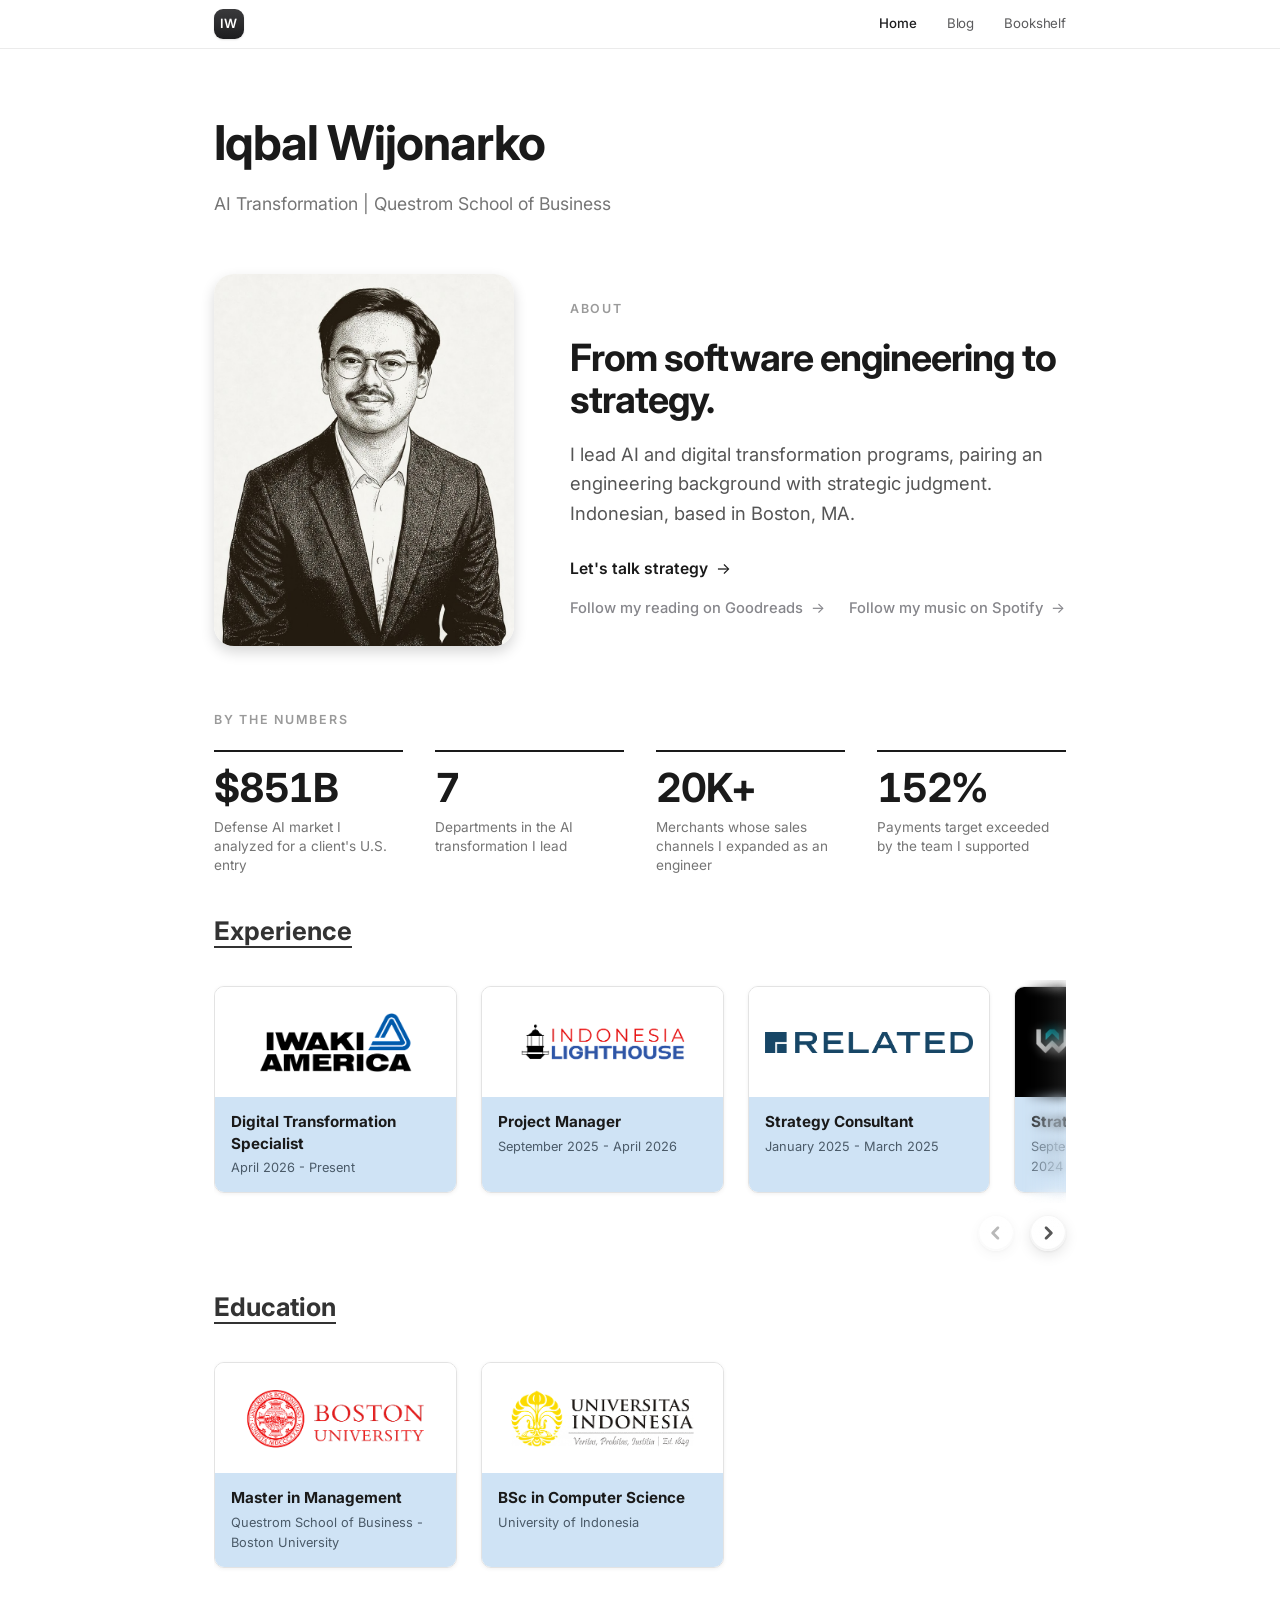
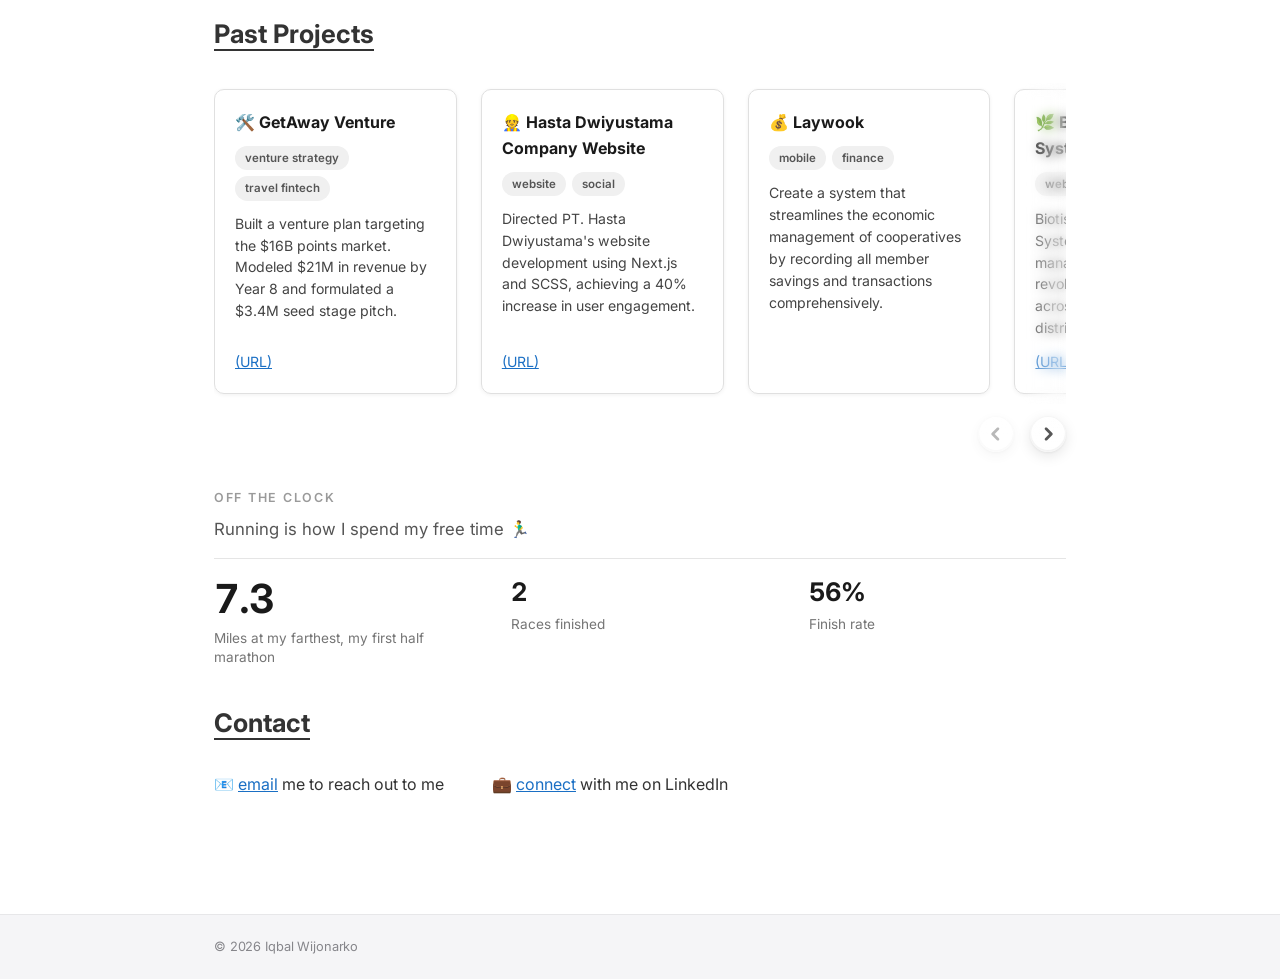
<file: index.html>
<!DOCTYPE html>
<html lang="en">
<head>
  <meta charset="UTF-8">
  <meta name="viewport" content="width=device-width, initial-scale=1.0">
  <title>Iqbal Wijonarko | From Technology to Strategy</title>
  <meta name="description" content="Iqbal Wijonarko — Digital Transformation Specialist at Iwaki America and Questrom (Boston University) MiM. Strategic problem solver bridging software engineering and business strategy, based in Boston, MA.">
  <meta name="author" content="Iqbal Wijonarko">
  <!-- Without max-image-preview, Google caps the preview at a small thumbnail.
       "large" permits a full-size image preview (and is required for Discover). -->
  <meta name="robots" content="index, follow, max-image-preview:large">
  <link rel="canonical" href="https://iqbalwijonarko.com/">

  <meta property="og:type" content="profile">
  <meta property="og:url" content="https://iqbalwijonarko.com/">
  <meta property="og:title" content="Iqbal Wijonarko | From Technology to Strategy">
  <meta property="og:description" content="Digital Transformation Specialist at Iwaki America, Questrom (Boston University) MiM. Strategic problem solver bridging software engineering and business strategy, based in Boston, MA.">
  <!-- Preview/thumbnail image. Google picks Search & Discover thumbnails from
       BOTH og:image and the schema.org markup below, so keep the two in sync.
       og-iqbal.jpg is 1200x1200 (Google recommends >=1200px wide). -->
  <meta property="og:image" content="https://iqbalwijonarko.com/assets/og-iqbal.jpg">
  <meta property="og:image:width" content="1200">
  <meta property="og:image:height" content="1200">
  <meta property="og:image:alt" content="Portrait illustration of Iqbal Wijonarko">
  <meta name="twitter:card" content="summary">
  <meta name="twitter:title" content="Iqbal Wijonarko | From Technology to Strategy">
  <meta name="twitter:image" content="https://iqbalwijonarko.com/assets/og-iqbal.jpg">
  <meta name="twitter:image:alt" content="Portrait illustration of Iqbal Wijonarko">

  <link rel="icon" type="image/svg+xml" href="favicon.svg">

  <!-- Structured data (Google ProfilePage spec): tells Google this page IS the
       profile of this person, and these external profiles are the same person.
       Edit the URLs in the "sameAs" list if any change. -->
  <script type="application/ld+json">
  {
    "@context": "https://schema.org",
    "@graph": [
      {
        "@type": "WebSite",
        "@id": "https://iqbalwijonarko.com/#website",
        "url": "https://iqbalwijonarko.com/",
        "name": "Iqbal Wijonarko",
        "publisher": { "@id": "https://iqbalwijonarko.com/#person" }
      },
      {
        "@type": "ProfilePage",
        "@id": "https://iqbalwijonarko.com/#profilepage",
        "url": "https://iqbalwijonarko.com/",
        "isPartOf": { "@id": "https://iqbalwijonarko.com/#website" },
        "dateCreated": "2026-07-21T00:00:00-04:00",
        "dateModified": "2026-09-04T00:00:00-04:00",
        "mainEntity": {
          "@type": "Person",
          "@id": "https://iqbalwijonarko.com/#person",
          "name": "Iqbal Wijonarko",
          "alternateName": ["Muhammad Iqbal Wijonarko", "iqbalwijonarko"],
          "url": "https://iqbalwijonarko.com/",
          "image": "https://iqbalwijonarko.com/assets/og-iqbal.jpg",
          "jobTitle": "Digital Transformation Specialist",
          "worksFor": { "@type": "Organization", "name": "Iwaki America" },
          "alumniOf": [
            { "@type": "CollegeOrUniversity", "name": "Questrom School of Business, Boston University" },
            { "@type": "CollegeOrUniversity", "name": "Universitas Indonesia" }
          ],
          "knowsAbout": ["Digital Transformation", "Business Strategy", "Software Engineering", "Product Management"],
          "nationality": { "@type": "Country", "name": "Indonesia" },
          "address": {
            "@type": "PostalAddress",
            "addressLocality": "Boston",
            "addressRegion": "MA",
            "addressCountry": "US"
          },
          "email": "mailto:iqbal@bu.edu",
          "description": "Digital Transformation Specialist at Iwaki America and Questrom (Boston University) MiM. Strategic problem solver bridging software engineering and business strategy.",
          "sameAs": [
            "https://www.linkedin.com/in/iqbalwijonarko/",
            "https://github.com/iqbalwijonarko",
            "https://www.instagram.com/iqbalwijonarko/",
            "https://medium.com/@iqbal.thea32"
          ]
        }
      }
    ]
  }
  </script>

  <link rel="preconnect" href="https://fonts.googleapis.com">
  <link rel="preconnect" href="https://fonts.gstatic.com" crossorigin>
  <link href="https://fonts.googleapis.com/css2?family=Inter:wght@400;600;700&display=swap" rel="stylesheet">

  <link rel="stylesheet" href="style.css">
</head>
<body>
  <header class="site-nav">
    <div class="nav-inner">
      <a class="nav-brand" href="index.html" aria-label="Iqbal Wijonarko — home">IW</a>
      <nav class="nav-links" aria-label="Primary">
        <a href="index.html" class="active" aria-current="page">Home</a>
        <a href="blog.html">Blog</a>
        <a href="bookshelf.html">Bookshelf</a>
      </nav>
    </div>
  </header>

  <div class="container">

    <header id="site-header">
      <h1 id="site-title"></h1>
      <p id="site-tagline"></p>
    </header>

    <main>
      <section id="about" aria-label="About">
        <div class="about-grid">
          <div class="about-photo"></div>
          <div class="about-intro"></div>
        </div>
        <p class="metrics-eyebrow" id="metrics-eyebrow" hidden></p>
        <div class="about-metrics" id="about-metrics"></div>
      </section>

      <section id="experience" aria-label="Experience">
        <h2 class="section-heading">Experience</h2>
        <div class="card-grid" id="experience-grid"></div>
      </section>

      <section id="education" aria-label="Education">
        <h2 class="section-heading">Education</h2>
        <div class="card-grid" id="education-grid"></div>
      </section>

      <section id="projects" aria-label="Past Projects">
        <h2 class="section-heading">Past Projects</h2>
        <div class="card-grid" id="projects-grid"></div>
      </section>

      <!-- "Off the clock" — a personal closer after the professional sections:
           the running hobby as a featured achievement (hero + two supporting
           stats). Values are static here (no-JS/SEO); script.js re-renders them
           from content.json and the shared count-up animates them. -->
      <section id="running" aria-label="Off the clock">
        <p class="metrics-eyebrow" id="run-eyebrow">Off the clock</p>
        <p class="run-sub" id="run-sub">Running is how I spend my free time 🏃‍♂️</p>
        <div class="run" id="run">
          <div class="run-hero">
            <div class="metric-value run-hero-value">13.1</div>
            <div class="metric-label">Miles at my farthest, my first half marathon</div>
          </div>
          <div class="run-stat">
            <div class="metric-value run-stat-value">4</div>
            <div class="metric-label">Races finished</div>
          </div>
          <div class="run-stat">
            <div class="metric-value run-stat-value">100%</div>
            <div class="metric-label">Finish rate</div>
          </div>
        </div>
      </section>

      <section id="contact" aria-label="Contact">
        <h2 class="section-heading">Contact</h2>
        <div id="contact-items"></div>
      </section>
    </main>

  </div>

  <footer class="site-footer">
    <div class="footer-inner">
      <span class="footer-copy">© 2026 Iqbal Wijonarko</span>
      <span class="footer-right" aria-hidden="true"></span>
    </div>
  </footer>

  <script src="script.js"></script>
</body>
</html>
</file>
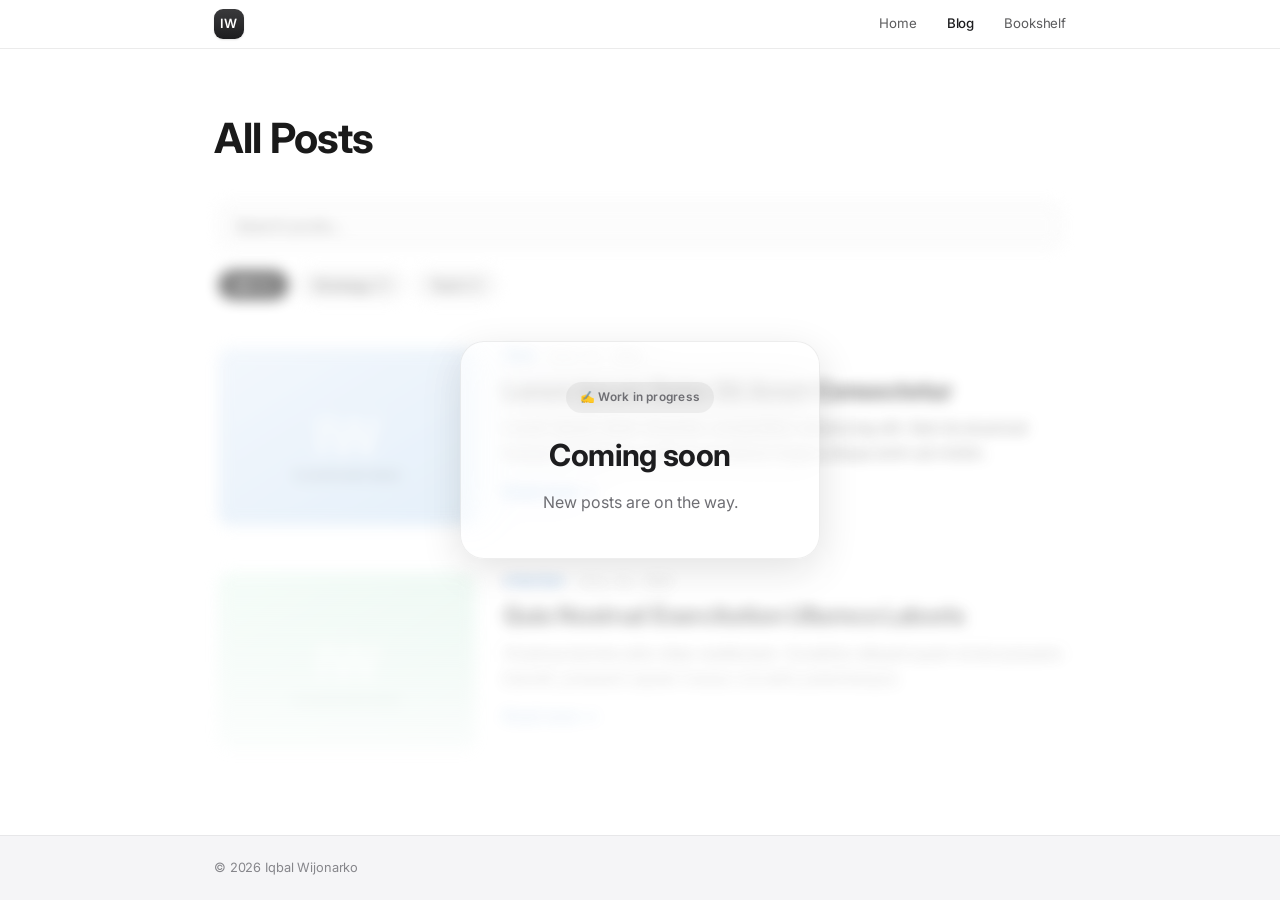
<file: blog.html>
<!DOCTYPE html>
<html lang="en">
<head>
  <meta charset="UTF-8">
  <meta name="viewport" content="width=device-width, initial-scale=1.0">
  <title>Blog | Iqbal Wijonarko</title>
  <meta name="description" content="Writing by Iqbal Wijonarko on technology, strategy, and the transition between them.">
  <meta name="author" content="Iqbal Wijonarko">
  <meta name="robots" content="index, follow, max-image-preview:large">
  <link rel="canonical" href="https://iqbalwijonarko.com/blog.html">

  <meta property="og:type" content="website">
  <meta property="og:url" content="https://iqbalwijonarko.com/blog.html">
  <meta property="og:title" content="Blog | Iqbal Wijonarko">
  <meta property="og:description" content="Writing by Iqbal Wijonarko on technology, strategy, and the transition between them.">
  <meta property="og:image" content="https://iqbalwijonarko.com/assets/og-iqbal.jpg">
  <meta property="og:image:width" content="1200">
  <meta property="og:image:height" content="1200">
  <meta property="og:image:alt" content="Portrait illustration of Iqbal Wijonarko">
  <meta name="twitter:card" content="summary">
  <meta name="twitter:image" content="https://iqbalwijonarko.com/assets/og-iqbal.jpg">

  <link rel="icon" type="image/svg+xml" href="favicon.svg">

  <link rel="preconnect" href="https://fonts.googleapis.com">
  <link rel="preconnect" href="https://fonts.gstatic.com" crossorigin>
  <link href="https://fonts.googleapis.com/css2?family=Inter:wght@400;600;700&display=swap" rel="stylesheet">

  <link rel="stylesheet" href="style.css">
</head>
<body>
  <header class="site-nav">
    <div class="nav-inner">
      <a class="nav-brand" href="index.html" aria-label="Iqbal Wijonarko — home">IW</a>
      <nav class="nav-links" aria-label="Primary">
        <a href="index.html">Home</a>
        <a href="blog.html" class="active" aria-current="page">Blog</a>
        <a href="bookshelf.html">Bookshelf</a>
      </nav>
    </div>
  </header>

  <div class="container">
    <h1 class="page-title">All Posts</h1>

    <!-- Work-in-progress gate: the posts below are placeholders, so they're
         blurred behind a "coming soon" card. To go live, remove the "is-wip"
         class from .posts-region (and delete the .wip-overlay block). -->
    <div class="posts-region is-wip">
      <div class="posts-inner">
        <input type="search" id="post-search" class="post-search" placeholder="Search posts…" aria-label="Search posts">

        <div class="post-filters" id="post-filters"></div>

        <div class="post-list" id="post-list"></div>
      </div>

      <div class="wip-overlay" role="status" aria-live="polite">
        <div class="wip-card">
          <span class="wip-badge">✍️ Work in progress</span>
          <h2 class="wip-title">Coming soon</h2>
          <p class="wip-text">New posts are on the way.</p>
        </div>
      </div>
    </div>
  </div>

  <footer class="site-footer">
    <div class="footer-inner">
      <span class="footer-copy">© 2026 Iqbal Wijonarko</span>
      <span class="footer-right" aria-hidden="true"></span>
    </div>
  </footer>

  <script src="blog.js"></script>
</body>
</html>
</file>
<file: style.css>
/* ===== Base ===== */
* {
  margin: 0;
  padding: 0;
  box-sizing: border-box;
}

body {
  font-family: "Inter", -apple-system, BlinkMacSystemFont, "Segoe UI", Helvetica, Arial, sans-serif;
  font-size: 16px;
  line-height: 1.6;
  color: #333;
  background: #fff;
  -webkit-font-smoothing: antialiased;
  /* Sticky footer: fill the viewport so the footer sits at the bottom even on
     short pages (no white gap below it). */
  min-height: 100vh;
  min-height: 100dvh;
  display: flex;
  flex-direction: column;
}

.container {
  max-width: 900px;
  margin: 0 auto;
  padding: 56px 24px 80px;
  /* grow to fill the viewport so the footer is pushed to the bottom */
  flex: 1 0 auto;
  width: 100%;
}

a {
  color: #1a6fc4;
}

a:hover {
  color: #12518f;
}

/* ===== Header ===== */
#site-header {
  margin-bottom: 56px;
}

#site-title {
  font-size: 3rem;
  font-weight: 700;
  letter-spacing: -0.02em;
  color: #1a1a1a;
}

#site-tagline {
  margin-top: 8px;
  font-size: 1.1rem;
  font-weight: 400;
  color: #757575;
}

/* ===== Sections ===== */
section {
  margin-bottom: 36px;
}

.section-heading {
  font-size: 1.6rem;
  font-weight: 700;
  color: #333;
  text-decoration: underline;
  text-decoration-thickness: 2px;
  text-underline-offset: 6px;
  margin-bottom: 28px;
}

/* ===== About =====
   McKinsey-meets-Apple: one idea, sharp hierarchy, generous whitespace.
   A quiet eyebrow, a single positioning headline, one supporting line —
   with the proof pulled out into an exhibit-style metrics row below. */
.about-grid {
  display: grid;
  grid-template-columns: 300px 1fr;
  gap: 56px;
  align-items: center;
}

.about-photo img {
  width: 100%;
  max-width: 300px;
  height: auto;
  display: block;
  border-radius: 20px; /* rounded corners (the new photo isn't pre-rounded) */
  /* Keep the photo sharp while it tilts. box-shadow — not filter:drop-shadow —
     because a filter forces the browser to rasterize the image into a texture,
     and `will-change`/`backface-visibility` pinned that texture at its base
     size, so tilting/scaling resampled a low-res snapshot (the blur on hover).
     The old PNG needed drop-shadow to trace its baked-in transparent corners;
     this photo is opaque with CSS rounded corners, so box-shadow traces the
     exact same rounded shape with no rasterization. */
  box-shadow: 0 6px 14px rgba(0, 0, 0, 0.16);
  transform: perspective(900px) rotateX(0deg) rotateY(0deg) scale(1);
  transition: transform 0.6s cubic-bezier(0.22, 1, 0.36, 1),
              box-shadow 0.6s cubic-bezier(0.22, 1, 0.36, 1);
  /* grab-to-rotate: don't let the browser text-select or ghost-drag the image */
  user-select: none;
  -webkit-user-drag: none;
}

.about-eyebrow {
  font-size: 0.78rem;
  font-weight: 600;
  letter-spacing: 0.14em;
  text-transform: uppercase;
  color: #9a9a9a;
  margin-bottom: 18px;
}

.about-headline {
  font-size: 2.35rem;
  font-weight: 700;
  line-height: 1.1;
  letter-spacing: -0.025em;
  color: #1a1a1a;
  margin-bottom: 20px;
}

.about-lead {
  font-size: 1.15rem;
  line-height: 1.6;
  color: #555;
  max-width: 46ch;
}

/* Primary + secondary calls to action, side by side (wrap on narrow widths). */
.about-ctas {
  display: flex;
  flex-direction: column;
  align-items: flex-start;
  gap: 16px;
  margin-top: 28px;
}

/* The quieter "follow me" links sit together in a row below the primary CTA. */
.about-follows {
  display: flex;
  flex-wrap: wrap;
  align-items: center;
  gap: 10px 24px;
}

.about-cta {
  display: inline-flex;
  align-items: center;
  gap: 8px;
  font-size: 0.98rem;
  font-weight: 600;
  color: #1a1a1a;
  text-decoration: none;
  transition: gap 0.25s cubic-bezier(0.22, 1, 0.36, 1), color 0.2s ease;
}

.about-cta:hover {
  color: #1a6fc4;
  gap: 12px;
}

/* Quieter secondary action (e.g. the Goodreads follow) — subordinate to the
   primary CTA, in the muted gray used elsewhere. */
.about-cta--secondary {
  font-weight: 500;
  font-size: 0.92rem;
  color: #86868b;
}

.about-cta-arrow {
  font-weight: 400;
}

/* Quiet label framing the metrics as results, not stray numbers. Matches the
   "ABOUT" eyebrow treatment and carries the top spacing for the row. */
.metrics-eyebrow {
  margin-top: 64px;
  margin-bottom: 20px;
  font-size: 0.78rem;
  font-weight: 600;
  letter-spacing: 0.14em;
  text-transform: uppercase;
  color: #9a9a9a;
}

/* Exhibit-style proof row: the metrics that were buried in prose, now
   front and center — big figures, quiet labels, a thin rule above each. */
.about-metrics {
  display: grid;
  grid-template-columns: repeat(4, 1fr);
  gap: 32px;
  margin-top: 0;
}

/* "On the run" — a featured achievement, not a second stats grid. One hero
   number (the half marathon) with two lighter supporting stats. Reuses the
   numeral/rule/caption language of .about-metrics so it aligns, but the
   asymmetry + lighter supporting rules mark it as its own, secondary group. */
/* Three even columns spanning the full width (like the work row) so the group
   isn't left-heavy with empty space on the right. Hero stays dominant via its
   larger numeral. */
.run {
  display: grid;
  grid-template-columns: repeat(3, 1fr);
  gap: 24px 40px;
  align-items: start;
}

/* Label + a short intro line that names the hobby (so the numbers read as
   running stats). The whole header block is bounded by a single hairline under
   the intro — a distinct line treatment vs the work row's per-item top rules,
   and the numbers below sit rule-free. Scoped so the work label is unaffected. */
#run-eyebrow {
  margin-top: 0; /* now its own section — rely on the section gap above it */
  margin-bottom: 8px;
}

.run-sub {
  margin: 0 0 20px;
  padding-bottom: 16px;
  border-bottom: 1px solid rgba(0, 0, 0, 0.1);
  font-size: 1.05rem;
  line-height: 1.55;
  color: #555;
  /* full-width so the ruler spans the whole row (over all three stats),
     while the short sentence simply stays left-aligned within it */
}

.run-hero .metric-label {
  max-width: 24ch;
}

/* Supporting stats (4, 100%): smaller numerals so they read as secondary to
   the hero and to the work row. */
.run-stat .run-stat-value {
  font-size: 1.6rem;
}

@media (max-width: 600px) {
  /* Hero spans the top; the two stats split the row below, so the right side
     stays filled on mobile too. */
  .run {
    grid-template-columns: 1fr 1fr;
    gap: 22px 28px;
  }
  .run-hero {
    grid-column: 1 / -1;
  }
}

.metric {
  border-top: 2px solid #1a1a1a;
  padding-top: 16px;
}

.metric-value {
  font-size: 2.5rem;
  font-weight: 700;
  line-height: 1;
  letter-spacing: -0.03em;
  color: #1a1a1a;
  font-variant-numeric: tabular-nums;
}

.metric-label {
  margin-top: 10px;
  font-size: 0.85rem;
  line-height: 1.4;
  color: #757575;
}

mark {
  color: inherit;
  padding: 0.05em 0.25em;
  border-radius: 3px;
  background-color: transparent;
  background-image: linear-gradient(#fff176, #fff176);
  background-repeat: no-repeat;
  background-position: left center;
  background-size: 0% 100%;
  transition: background-size 0.7s cubic-bezier(0.22, 1, 0.36, 1);
}

mark.is-visible {
  background-size: 100% 100%;
}

/* ===== Card grids (Experience / Education / Projects) ===== */
/* One horizontal snap carousel at every width, rather than a wrapping 3-up
   grid on desktop and a carousel on phones. Five cards stay on a single
   scrollable row instead of spilling into a ragged second row, and there is a
   single interaction model to reason about. The ≤600px block below only
   retunes spacing and card width for a phone. */
.card-grid {
  display: flex;
  gap: 24px;
  overflow-x: auto;
  overflow-y: hidden;
  overscroll-behavior-x: contain;
  /* proximity, not mandatory: mandatory snap on a 3.5-card partial-peek row
     fought trackpad/wheel momentum at every rest (the "grabby" feel). Mobile
     restates mandatory below, where one card fills the view. */
  scroll-snap-type: x proximity;
  scroll-padding-left: 28px; /* snapped/focused cards clear the 28px edge fade */
  scroll-behavior: auto;     /* the JS tween owns programmatic scroll */
  scrollbar-width: none;
  padding: 6px 0 10px;       /* room for card shadow + hover lift */
  /* The edge fade is NOT a mask here. Animating mask-image has no compositor
     path, so the old per-frame --edge writes repainted the whole scroller
     mid-scroll (the real source of the jank). It now lives on .card-viewport
     as an opacity-only overlay: compositor-safe, and crisp at rest. Because
     nothing mask/filter-like touches the scroller, composited off-main-thread
     scrolling is never defeated on low-end phones. */
}

.card-grid::-webkit-scrollbar {
  display: none;
}

/* Sized so three cards plus their gaps fall just short of the row, leaving the
   fourth partly visible. That peek is the cue that the row continues, and
   because it is a percentage of the container it can never push the page into
   horizontal scroll the way a viewport-width bleed does. */
.card-grid > * {
  flex: 0 0 28.5%;
  scroll-snap-align: start;
  /* scroll-snap-stop:always is deliberately NOT here: on the desktop proximity
     row it would halt a fling at every card. Paddle paging stays exactly one
     card via the measured-offset JS tween. Restated mobile-only below. */
}

/* The page-wide reveal slides elements down 18px. A transformed child counts
   toward its scroller's overflow, so inside a carousel that becomes vertical
   scroll range. Fade the cards in without the rise. */
.card-grid > .reveal {
  transform: none;
}

/* Edge fade: opacity-only overlays pinned to the scrollport edges (JS wraps
   each .card-grid in a .card-viewport). Opacity is compositor-only, so this
   never repaints the scroller. Crisp at rest (opacity 0); fades in per side
   only once there is content to scroll toward, toggled by a class in the
   already-rAF-throttled scroll handler. Gradients go to #fff (the body bg). */
.card-viewport { position: relative; }
.card-viewport::before,
.card-viewport::after {
  content: "";
  position: absolute;
  top: 0;
  bottom: 0;
  width: 44px;
  z-index: 2;
  pointer-events: none;  /* cards under the fade stay clickable */
  opacity: 0;
  transition: opacity 0.3s ease;
  /* A real frosted-glass edge: BLUR the peeking card instead of whitening it.
     A white scrim washes out a dark card (too bright); a backdrop blur frosts
     whatever passes under it, staying dark on dark and invisible on the white
     gaps. The mask tapers the blur -- strongest at the very edge, gone before
     it reaches a focused card -- so it reads as a soft glass melt, not a band.
     A whisper of white gives it a faint glassy sheen without brightening. */
  background: linear-gradient(to var(--fade-dir, left),
    rgba(255, 255, 255, 0.10), rgba(255, 255, 255, 0));
  -webkit-backdrop-filter: blur(6px);
  backdrop-filter: blur(6px);
}
.card-viewport::before {
  left: 0;
  --fade-dir: right;
  -webkit-mask-image: linear-gradient(to right, #000 0%, rgba(0, 0, 0, 0) 100%);
  mask-image: linear-gradient(to right, #000 0%, rgba(0, 0, 0, 0) 100%);
}
.card-viewport::after {
  right: 0;
  --fade-dir: left;
  -webkit-mask-image: linear-gradient(to left, #000 0%, rgba(0, 0, 0, 0) 100%);
  mask-image: linear-gradient(to left, #000 0%, rgba(0, 0, 0, 0) 100%);
}
.card-viewport.is-fade-start::before { opacity: 1; }
.card-viewport.is-fade-end::after    { opacity: 1; }

/* No-backdrop-filter engines: fall back to a very light scrim (subtle, so it
   never reads as a bright band). */
@supports not ((backdrop-filter: blur(1px)) or (-webkit-backdrop-filter: blur(1px))) {
  .card-viewport::before { background: linear-gradient(to right, rgba(255,255,255,0.6), rgba(255,255,255,0)); }
  .card-viewport::after  { background: linear-gradient(to left,  rgba(255,255,255,0.6), rgba(255,255,255,0)); }
}
/* Reduced transparency: drop the glass blur, use a faint scrim. */
@media (prefers-reduced-transparency: reduce) {
  .card-viewport::before, .card-viewport::after {
    -webkit-backdrop-filter: none;
    backdrop-filter: none;
  }
  .card-viewport::before { background: linear-gradient(to right, rgba(255,255,255,0.7), rgba(255,255,255,0)); }
  .card-viewport::after  { background: linear-gradient(to left,  rgba(255,255,255,0.7), rgba(255,255,255,0)); }
}

/* Apple-style circular paddle controls, right-aligned under the row. */
.carousel-nav {
  display: flex;
  justify-content: flex-end;
  gap: 16px;
  margin-top: 12px;
}

/* display:flex above outranks the browser's [hidden]{display:none}, so without
   this the JS setting nav.hidden would have no visible effect. */
.carousel-nav[hidden] {
  display: none;
}

/* Tier 0 -- opaque fallback for any engine without backdrop-filter: a clean
   pill, never see-through mush. */
.carousel-btn {
  position: relative;
  overflow: hidden;            /* clips the specular sheen to the circle */
  width: 36px;
  height: 36px;
  padding: 0;
  border: none;
  border-radius: 50%;
  background: rgba(245, 245, 247, 0.92);
  color: rgba(0, 0, 0, 0.62);
  box-shadow: 0 1px 3px rgba(0, 0, 0, 0.10), 0 4px 14px rgba(0, 0, 0, 0.06);
  display: inline-flex;
  align-items: center;
  justify-content: center;
  cursor: pointer;
  -webkit-tap-highlight-color: transparent;
  transform: scale(1);
  transition: transform 300ms cubic-bezier(0.34, 1.25, 0.64, 1),
              background 0.2s ease, color 0.2s ease,
              box-shadow 0.2s ease, opacity 0.2s ease;
}

.carousel-btn svg { position: relative; z-index: 1; width: 34px; height: 34px; }
.carousel-btn:hover { color: rgba(0, 0, 0, 0.8); }
.carousel-btn:active { transform: scale(0.96); } /* gel press */
.carousel-btn:disabled { opacity: 0.42; cursor: default; transform: none; }
.carousel-btn:disabled:active { transform: none; }
.carousel-btn:focus-visible { outline: 2px solid rgba(0, 122, 255, 0.65); outline-offset: 2px; }

/* Tier 1 -- iOS-26 Liquid Glass. Both prefixes so prefixed-only Safari passes
   the gate. blur(20px) saturate(180%) is the same idiom already on .site-nav,
   so the pills read as consistent native chrome. On a near-white ground the
   RIM + SHADOW (not the blur) carry the material. */
@supports ((backdrop-filter: blur(1px)) or (-webkit-backdrop-filter: blur(1px))) {
  .carousel-btn {
    background: linear-gradient(to bottom, rgba(255, 255, 255, 0.72), rgba(255, 255, 255, 0.5));
    -webkit-backdrop-filter: blur(20px) saturate(180%);
    backdrop-filter: blur(20px) saturate(180%);
    border: 1px solid rgba(0, 0, 0, 0.04);
    color: rgba(0, 0, 0, 0.66);
    box-shadow:
      inset 0 1px 0.5px rgba(255, 255, 255, 0.95),
      inset 0 -1px 1px rgba(0, 0, 0, 0.06),
      0 4px 14px rgba(0, 0, 0, 0.10),
      0 1px 3px rgba(0, 0, 0, 0.06);
  }
  .carousel-btn::before {
    content: "";
    position: absolute;
    inset: 0;
    z-index: 0;
    pointer-events: none;
    opacity: 0.85;
    background: radial-gradient(120% 90% at 30% 0%,
      rgba(255, 255, 255, 0.6) 0%, rgba(255, 255, 255, 0) 55%);
    transition: opacity 0.2s ease;
  }
  .carousel-btn:hover {
    background: linear-gradient(to bottom, rgba(255, 255, 255, 0.82), rgba(255, 255, 255, 0.6));
    box-shadow:
      inset 0 1px 0.5px rgba(255, 255, 255, 1),
      inset 0 -1px 1px rgba(0, 0, 0, 0.07),
      0 6px 18px rgba(0, 0, 0, 0.12),
      0 1px 3px rgba(0, 0, 0, 0.06);
  }
  .carousel-btn:active {
    background: linear-gradient(to bottom, rgba(255, 255, 255, 0.92), rgba(255, 255, 255, 0.72));
  }
  .carousel-btn:active::before { opacity: 1; }
}

/* Perf hygiene: isolate reflow/scroll-anchor churn per section. `layout` only,
   never `paint` (paint would clip the mobile full-bleed and the shadows). */
#experience, #education, #projects { contain: layout; }

/* Reduced motion: no gel spring, no fade transition (JS also jumps instantly). */
@media (prefers-reduced-motion: reduce) {
  .carousel-btn { transition: background 0.2s ease, color 0.2s ease, opacity 0.2s ease; }
  .carousel-btn:active { transform: none; }
  .card-viewport::before, .card-viewport::after { transition: none; }
}
/* Reduced transparency: opaque pill, no blur, no sheen (Chrome/Safari honor it;
   Firefox does not implement it and keeps the legible glass -- acceptable). */
@media (prefers-reduced-transparency: reduce) {
  .carousel-btn {
    background: rgba(255, 255, 255, 0.95);
    -webkit-backdrop-filter: none;
    backdrop-filter: none;
  }
  .carousel-btn::before { display: none; }
}

/* Experience & Education cards */
.exp-card {
  border: 1px solid #e3e3e3;
  border-radius: 10px;
  overflow: hidden;
  box-shadow: 0 1px 4px rgba(0, 0, 0, 0.06);
  display: flex;
  flex-direction: column;
}

/* Clickable cards (entries with a url) */
.exp-card--link {
  color: inherit;
  text-decoration: none;
  cursor: pointer;
}

.exp-card--link:focus-visible {
  outline: 2px solid #1a6fc4;
  outline-offset: 2px;
}

.exp-card .logo-area {
  background: #fff;
  height: 110px;
  display: flex;
  align-items: center;
  justify-content: center;
  padding: 16px;
}

.exp-card .logo-area img {
  max-width: 100%;
  max-height: 100%;
  object-fit: contain;
}

.exp-card .card-footer {
  background: #cfe3f5;
  padding: 14px 16px;
  flex: 1;
}

.exp-card .card-title {
  font-weight: 700;
  font-size: 0.95rem;
  line-height: 1.4;
  color: #1a1a1a;
}

.exp-card .card-sub {
  margin-top: 4px;
  font-size: 0.8rem;
  color: #4a5a68;
}

/* Project cards */
.project-card {
  border: 1px solid #e0e0e0;
  border-radius: 10px;
  box-shadow: 0 1px 4px rgba(0, 0, 0, 0.06);
  padding: 20px;
  display: flex;
  flex-direction: column;
}

.project-title {
  font-weight: 700;
  font-size: 1rem;
  color: #1a1a1a;
  margin-bottom: 10px;
}

.project-tags {
  display: flex;
  flex-wrap: wrap;
  gap: 6px;
  margin-bottom: 12px;
}

.project-tags .tag {
  background: #f0f0f0;
  color: #555;
  font-size: 0.72rem;
  font-weight: 600;
  padding: 3px 10px;
  border-radius: 999px;
  white-space: nowrap;
}

.project-desc {
  font-size: 0.88rem;
  color: #444;
  line-height: 1.55;
  flex: 1;
}

.project-link {
  display: inline-block;
  margin-top: 12px;
  font-size: 0.88rem;
}

/* ===== Contact ===== */
#contact-items {
  display: flex;
  flex-wrap: wrap;
  gap: 16px 48px;
}

.contact-item {
  font-size: 1rem;
}

/* ===== Load-error notice (file:// fallback) ===== */
.load-error {
  border: 1px solid #f0c36d;
  background: #fff8e1;
  border-radius: 10px;
  padding: 20px 24px;
  line-height: 1.7;
}

.load-error code {
  background: #f4f4f4;
  padding: 2px 6px;
  border-radius: 4px;
  font-size: 0.9em;
}

/* ===== Responsive ===== */
@media (max-width: 900px) {
  /* (removed a dead grid-template-columns rule: .card-grid is a flex scroller
     now, so grid-template did nothing.) */
  #site-title {
    font-size: 2.4rem;
  }
}

@media (max-width: 768px) {
  .about-grid {
    grid-template-columns: 1fr;
    gap: 32px;
  }

  /* Center the photo once it stacks above the text, and on mobile crop it to
     a shorter, smaller portrait: keep the face + stickers (anchored to the
     top), trim the lower torso, and re-round the corners via CSS since the
     baked-in rounding is lost once the image is cover-cropped. */
  /* Mobile: a shorter, rounded crop of the (already tightly-trimmed) portrait. */
  .about-photo img {
    margin-left: auto;
    margin-right: auto;
    width: 210px;
    max-width: 210px;
    height: 230px;
    object-fit: cover;
    object-position: center 25%;
    border-radius: 22px;
  }

  /* Center the name + tagline and pull them closer to the photo */
  #site-header {
    text-align: center;
    margin-bottom: 28px;
  }

  .metrics-eyebrow {
    margin-top: 48px;
  }

  .about-metrics {
    grid-template-columns: repeat(2, 1fr);
    gap: 28px 32px;
    margin-top: 0;
  }
}

@media (max-width: 600px) {
  /* Experience / Education / Projects become an Apple-style horizontal snap
     carousel on phones: full-bleed edge-to-edge, swipeable, one card in focus
     per snap with the next card peeking. No scrollbar; the peek is the cue. */
  /* The carousel itself is defined once up top; a phone only needs a tighter
     gap, one card per snap, and a full-bleed row so cards run to the screen
     edge while the first still lines up under the heading. */
  /* Full-bleed moves to the WRAPPER so the edge-fade overlays reach the screen
     edge; the grid keeps its 26px padding so the first card lines up under the
     heading. */
  .card-viewport { margin: 0 -26px; }
  .card-viewport::before,
  .card-viewport::after { width: 36px; }
  .card-grid {
    gap: 14px;
    -webkit-overflow-scrolling: touch;
    padding: 6px 26px 16px;
    scroll-padding-left: 26px;
    scroll-snap-type: x mandatory; /* one card per view: mandatory is right here */
  }

  .card-grid > * {
    flex: 0 0 80%;
    scroll-snap-stop: always;      /* deterministic one-card paging, MOBILE ONLY */
  }

  .carousel-nav {
    margin-top: 16px;
  }

  .container {
    padding: 40px 26px 64px;
  }

  #site-title {
    font-size: 2rem;
  }

  #contact-items {
    flex-direction: column;
    gap: 12px;
  }

  .about-headline {
    font-size: 1.95rem;
  }

  .about-lead {
    font-size: 1.05rem;
  }

  /* Drop the "|" and stack the tagline into two centered lines */
  .tagline-sep {
    display: none;
  }

  .tagline-part {
    display: block;
  }

  .tagline-part:last-child {
    font-size: 0.9em;
    margin-top: 3px;
  }
}

/* ===== Top navigation ===== */
.site-nav {
  position: sticky;
  top: 0;
  z-index: 100;
  background: rgba(255, 255, 255, 0.72);
  backdrop-filter: saturate(180%) blur(20px);
  -webkit-backdrop-filter: saturate(180%) blur(20px);
  border-bottom: 1px solid rgba(0, 0, 0, 0.08);
}

.nav-inner {
  max-width: 900px;
  margin: 0 auto;
  padding: 0 24px;
  height: 48px;
  display: flex;
  align-items: center;
  justify-content: space-between;
  gap: 16px;
}

/* "IW" monogram — refined graphite app-icon style */
.nav-brand {
  display: inline-flex;
  align-items: center;
  justify-content: center;
  width: 30px;
  height: 30px;
  background: linear-gradient(180deg, #3a3a3c 0%, #1d1d1f 100%);
  color: #fff;
  font-weight: 600;
  font-size: 0.8rem;
  letter-spacing: 0.01em;
  border-radius: 9px;
  text-decoration: none;
  box-shadow: 0 1px 2px rgba(0, 0, 0, 0.12);
  transition: transform 0.2s ease, box-shadow 0.2s ease;
}

.nav-brand:hover {
  transform: scale(1.05);
  box-shadow: 0 2px 6px rgba(0, 0, 0, 0.18);
}

.nav-links {
  display: flex;
  gap: 30px;
}

.nav-links a {
  color: #1d1d1f;
  opacity: 0.72;
  text-decoration: none;
  font-weight: 400;
  font-size: 0.83rem;
  letter-spacing: -0.01em;
  transition: opacity 0.2s ease;
}

.nav-links a:hover {
  opacity: 1;
}

.nav-links a.active {
  opacity: 1;
  font-weight: 500;
}


/* ===== Footer ===== */
.site-footer {
  background: #f5f5f7;
  border-top: 1px solid rgba(0, 0, 0, 0.06);
  flex-shrink: 0;
}

.footer-inner {
  max-width: 900px;
  margin: 0 auto;
  padding: 22px 24px;
  display: flex;
  align-items: center;
  justify-content: space-between;
  gap: 16px;
}

.footer-copy {
  font-size: 0.8rem;
  letter-spacing: -0.01em;
  color: #86868b;
}

/* ===== Back-to-top button ===== */
.to-top {
  position: fixed;
  right: 24px;
  bottom: 24px;
  z-index: 200;
  width: 44px;
  height: 44px;
  display: inline-flex;
  align-items: center;
  justify-content: center;
  border: 1px solid rgba(0, 0, 0, 0.06);
  border-radius: 999px;
  background: rgba(255, 255, 255, 0.72);
  backdrop-filter: saturate(180%) blur(20px);
  -webkit-backdrop-filter: saturate(180%) blur(20px);
  box-shadow: 0 4px 16px rgba(0, 0, 0, 0.14);
  color: #1d1d1f;
  cursor: pointer;
  /* hidden + non-interactive until scrolled down */
  opacity: 0;
  visibility: hidden;
  transform: translateY(12px) scale(0.9);
  transition: opacity 0.3s cubic-bezier(0.22, 1, 0.36, 1),
              transform 0.3s cubic-bezier(0.22, 1, 0.36, 1),
              box-shadow 0.25s ease,
              visibility 0.3s;
}

.to-top.is-shown {
  opacity: 1;
  visibility: visible;
  transform: none;
}

.to-top:hover {
  transform: translateY(-2px) scale(1.05);
  box-shadow: 0 8px 22px rgba(0, 0, 0, 0.18);
}

.to-top:active {
  transform: scale(0.96);
}

.to-top:focus-visible {
  outline: 2px solid #1a6fc4;
  outline-offset: 3px;
}

.to-top svg {
  width: 18px;
  height: 18px;
  display: block;
}

/* ===== Mobile: nav floats as a rounded frosted bar at the bottom =====
   Same glass treatment as the desktop bar, detached from the edges and
   rounded like an iOS tab bar. Sits clear of the home indicator, and the
   back-to-top button is lifted to stack directly above it (right edges
   aligned) so the two never collide. Declared after .to-top so these
   position overrides win the cascade. */
@media (max-width: 600px) {
  .site-nav {
    position: fixed;
    top: auto;
    left: 16px;
    right: 16px;
    bottom: calc(28px + env(safe-area-inset-bottom, 0px));
    border-bottom: none;
    border: 1px solid rgba(0, 0, 0, 0.07);
    border-radius: 24px;
    box-shadow: 0 6px 24px rgba(0, 0, 0, 0.13);
    overflow: hidden; /* keeps the blur inside the rounded corners */
  }

  .nav-inner {
    padding: 0 18px;
    height: 52px;
  }

  /* On mobile the floating nav is the bottom chrome, so the gray footer band
     is redundant and looks stranded when the sticky-footer pushes it up. Drop
     the band and show just a small centered copyright line, sitting clear
     above the nav. The footer's own bottom padding provides the clearance the
     body padding used to — so nothing (footer or scrolled content) hides
     behind the floating bar. */
  .site-footer {
    background: transparent;
    border-top: none;
  }

  .footer-inner {
    justify-content: center;
    padding-top: 10px;
    padding-bottom: calc(96px + env(safe-area-inset-bottom, 0px));
  }

  .footer-copy {
    color: #9a9a9a;
    font-size: 0.82rem;
  }

  /* Stack the back-to-top button above the bar, right edges flush with it */
  .to-top {
    right: 16px;
    bottom: calc(94px + env(safe-area-inset-bottom, 0px));
  }
}

/* ===== Blog listing ===== */
.container--narrow {
  max-width: 720px;
}

.page-title {
  font-size: 2.6rem;
  font-weight: 700;
  color: #1a1a1a;
  letter-spacing: -0.02em;
  margin-bottom: 28px;
}

.post-search {
  width: 100%;
  font-family: inherit;
  font-size: 1rem;
  padding: 12px 16px;
  border: 1px solid #ddd;
  border-radius: 10px;
  background: #fafafa;
  color: #333;
  margin-bottom: 22px;
}

.post-search:focus {
  outline: none;
  border-color: #1a6fc4;
  background: #fff;
  box-shadow: 0 0 0 3px rgba(26, 111, 196, 0.12);
}

.post-filters {
  display: flex;
  flex-wrap: wrap;
  gap: 10px;
  margin-bottom: 48px;
}

.filter-pill {
  font-family: inherit;
  font-size: 0.85rem;
  font-weight: 600;
  color: #555;
  background: #f0f0f0;
  border: none;
  border-radius: 999px;
  padding: 7px 16px;
  cursor: pointer;
  transition: background 0.15s ease, color 0.15s ease;
}

.filter-pill:hover {
  background: #e4e4e4;
}

.filter-pill--active {
  background: #1a1a1a;
  color: #fff;
}

.filter-count {
  opacity: 0.6;
}

.post-list {
  display: flex;
  flex-direction: column;
  gap: 48px;
}

.post-card {
  display: grid;
  grid-template-columns: 260px 1fr;
  gap: 28px;
  align-items: start;
}

.post-thumb {
  display: block;
  border-radius: 12px;
  overflow: hidden;
}

.post-thumb img {
  width: 100%;
  height: 180px;
  object-fit: cover;
  display: block;
  border-radius: 12px;
  box-shadow: 0 1px 6px rgba(0, 0, 0, 0.08);
}

.post-meta {
  display: flex;
  align-items: center;
  gap: 14px;
  margin-bottom: 10px;
}

.post-cat {
  font-family: ui-monospace, SFMono-Regular, Menlo, Consolas, monospace;
  font-size: 0.72rem;
  font-weight: 700;
  letter-spacing: 0.08em;
  text-transform: uppercase;
  color: #1a6fc4;
}

.post-date {
  font-family: ui-monospace, SFMono-Regular, Menlo, Consolas, monospace;
  font-size: 0.75rem;
  color: #999;
}

.post-card-title {
  font-size: 1.5rem;
  font-weight: 700;
  line-height: 1.25;
  letter-spacing: -0.01em;
  margin-bottom: 10px;
}

.post-card-title a {
  color: #1a1a1a;
  text-decoration: none;
}

.post-card-title a:hover {
  color: #1a6fc4;
}

.post-excerpt {
  color: #555;
  font-size: 0.98rem;
  line-height: 1.6;
  margin-bottom: 14px;
}

.post-readmore {
  font-weight: 600;
  font-size: 0.92rem;
  text-decoration: none;
  color: #1a6fc4;
}

.post-readmore:hover {
  text-decoration: underline;
}

.post-empty {
  color: #777;
}

/* ===== Blog work-in-progress gate =====
   Placeholder posts are blurred behind a frosted "coming soon" card (same glass
   treatment as the nav). Remove .is-wip from .posts-region to go live. */
.posts-region {
  position: relative;
}

.posts-region.is-wip .posts-inner {
  filter: blur(7px);
  opacity: 0.55;
  pointer-events: none;
  user-select: none;
  transform: scale(0.99);
}

.posts-region:not(.is-wip) .wip-overlay {
  display: none;
}

.wip-overlay {
  /* Fixed + centered so the card always sits in the middle of the screen
     (between the nav and footer) regardless of viewport size or how tall the
     blurred list behind it is. z-index below the nav (100) and to-top (200)
     so those stay on top; pointer-events none so it never blocks the page. */
  position: fixed;
  inset: 0;
  z-index: 50;
  display: flex;
  align-items: center;
  justify-content: center;
  padding: 24px;
  pointer-events: none;
}

.wip-card {
  width: 100%;
  max-width: 360px;
  text-align: center;
  padding: 40px 40px 44px;
  border-radius: 24px;
  background: rgba(255, 255, 255, 0.72);
  backdrop-filter: saturate(180%) blur(20px);
  -webkit-backdrop-filter: saturate(180%) blur(20px);
  border: 1px solid rgba(0, 0, 0, 0.07);
  box-shadow: 0 12px 40px rgba(0, 0, 0, 0.12);
}

.wip-badge {
  display: inline-block;
  margin-bottom: 18px;
  padding: 6px 14px;
  border-radius: 999px;
  background: rgba(0, 0, 0, 0.05);
  color: #6e6e73;
  font-size: 0.74rem;
  font-weight: 600;
  letter-spacing: 0.02em;
}

.wip-title {
  font-size: 1.9rem;
  font-weight: 700;
  letter-spacing: -0.02em;
  color: #1d1d1f;
  margin-bottom: 10px;
}

.wip-text {
  color: #6e6e73;
  font-size: 1rem;
  line-height: 1.5;
}

@media (prefers-reduced-motion: reduce) {
  .posts-region.is-wip .posts-inner {
    transform: none;
  }
}

/* While the WIP gate is up, lock the page to the viewport so it reads as a
   splash screen — no scrolling on mobile or desktop. Tied to .is-wip via
   :has(), so removing that flag to go live also restores scrolling. */
html:has(.posts-region.is-wip) {
  overflow: hidden;
}

body:has(.posts-region.is-wip) {
  height: 100vh;
  height: 100dvh;
  overflow: hidden;
}

/* Clip the tall blurred teaser instead of letting it grow the page, so the
   footer stays put and nothing scrolls. A gradient mask fades the teaser out
   toward the bottom so it dissolves smoothly instead of ending in a hard,
   ugly clipped edge. */
body:has(.posts-region.is-wip) .container {
  flex: 1 1 auto;
  min-height: 0;
  overflow: hidden;
  -webkit-mask-image: linear-gradient(to bottom, #000 62%, transparent 94%);
  mask-image: linear-gradient(to bottom, #000 62%, transparent 94%);
}

/* ===== Bookshelf ===== */
.page-intro {
  font-size: 1.05rem;
  line-height: 1.6;
  color: #555;
  max-width: 60ch;
  margin: -12px 0 32px; /* pull up under the page title */
}

.book-controls {
  display: flex;
  flex-wrap: wrap;
  align-items: center;
  justify-content: space-between;
  gap: 14px;
  margin-bottom: 40px;
}

/* Reuse the blog's filter pills; drop their bottom margin here. */
.book-controls .post-filters {
  margin-bottom: 0;
}

/* ===== Shelf filter: Apple "tabnav-elevated" segmented control =====
   A rounded gray platter with a white pill that slides behind the active tab.
   Scoped to #book-filters so the blog's separate pills are untouched. */
#book-filters {
  position: relative;
  display: inline-flex;
  align-items: center;
  gap: 0;
  flex-wrap: nowrap;
  max-width: 100%;
  padding: 4px;
  border-radius: 980px;
  background: rgba(0, 0, 0, 0.05);
}

#book-filters .tabnav-indicator {
  position: absolute;
  top: 4px;
  bottom: 4px;
  left: 0;
  width: var(--ind-w, 0);
  transform: translateX(var(--ind-x, 0));
  background: #1d1d1f;
  border-radius: 980px;
  transition: transform 0.4s cubic-bezier(0.4, 0, 0.2, 1),
              width 0.4s cubic-bezier(0.4, 0, 0.2, 1);
  pointer-events: none;
}

#book-filters .filter-pill {
  position: relative;
  z-index: 1;
  background: transparent;
  border: none;
  border-radius: 980px;
  padding: 8px 16px;
  white-space: nowrap;
  color: #6e6e73;
  font-weight: 500;
  transition: color 0.2s ease;
}

/* Only INACTIVE labels darken on hover. The selected one must keep its white
   text — otherwise hovering it turns the label dark on the dark pill. */
#book-filters .filter-pill:not(.filter-pill--active):hover {
  background: transparent;
  color: #1d1d1f;
}

#book-filters .filter-pill--active {
  background: transparent;
  color: #fff;
  font-weight: 600;
}

/* Apple's blue ring rides the sliding pill (so it always hugs the dark
   indicator and travels with it), but only while the filter group has focus —
   so it appears when you pick a tab and clears when you click anything else. */
#book-filters:focus-within .tabnav-indicator {
  outline: 3px solid rgba(0, 125, 250, 0.6);
  outline-offset: 2px;
}

/* Keyboard users tabbing onto a tab that isn't the selected one still get a
   focus indicator (the pill's ring only marks the selected tab). */
#book-filters .filter-pill:not(.filter-pill--active):focus-visible {
  outline: 3px solid rgba(0, 125, 250, 0.6);
  outline-offset: 2px;
  border-radius: 980px;
}

#book-filters .filter-count {
  opacity: 0.5;
  font-weight: 500;
}

/* On phones the three labels are wide; tighten so they fit inside the platter
   without overflowing (rather than clipping or scrolling). */
@media (max-width: 440px) {
  #book-filters .filter-pill {
    padding: 7px 11px;
    font-size: 0.8rem;
  }
}

.book-sort {
  display: inline-flex;
  align-items: center;
  gap: 8px;
}

.book-sort-label {
  font-size: 0.82rem;
  color: #86868b;
}

.book-sort select {
  font-family: inherit;
  font-size: 0.85rem;
  color: #1d1d1f;
  border: 1px solid #d2d2d7;
  border-radius: 8px;
  padding: 7px 32px 7px 12px;
  background: #fff url("data:image/svg+xml;charset=UTF-8,%3Csvg xmlns='http://www.w3.org/2000/svg' width='12' height='12' viewBox='0 0 24 24' fill='none' stroke='%2386868b' stroke-width='2' stroke-linecap='round' stroke-linejoin='round'%3E%3Cpath d='M6 9l6 6 6-6'/%3E%3C/svg%3E") no-repeat right 10px center;
  -webkit-appearance: none;
  appearance: none;
  cursor: pointer;
}

.book-sort select:focus {
  outline: none;
  border-color: #1a6fc4;
  box-shadow: 0 0 0 3px rgba(26, 111, 196, 0.12);
}

.book-grid {
  list-style: none;
  margin: 0;
  padding: 0;
  display: grid;
  grid-template-columns: repeat(auto-fill, minmax(148px, 1fr));
  gap: 18px;
}

/* Card shares the Experience/Project card treatment for a native feel. */
.book-card {
  border: 1px solid #e3e3e3;
  border-radius: 10px;
  overflow: hidden;
  box-shadow: 0 1px 4px rgba(0, 0, 0, 0.06);
  display: flex;
  flex-direction: column;
  background: #fff;
  transition: box-shadow 0.25s ease, transform 0.25s ease;
}

.book-card:hover {
  transform: translateY(-2px);
  box-shadow: 0 8px 22px rgba(0, 0, 0, 0.10);
}

.book-cover {
  aspect-ratio: 2 / 3;
  position: relative;
  overflow: hidden;
  flex-shrink: 0; /* keep the tile at its 2:3 height when the card is stretched */
}

.book-cover img {
  width: 100%;
  height: 100%;
  object-fit: cover;
  display: block;
}

/* No cover image: a quiet, low-saturation color panel (hue derived per book —
   see hueFromString in bookshelf.js) with a subtle book icon, so it reads as an
   intentional placeholder, not a missing image. The caption below is identical
   to cover cards, so every card has the same white footer and aligned meta. */
.book-cover--placeholder {
  display: flex;
  align-items: center;
  justify-content: center;
  background: hsl(var(--tile-h, 210), 30%, 94%);
  color: hsl(var(--tile-h, 210), 34%, 68%);
}

.book-cover-icon {
  width: 38%;
  max-width: 68px;
  height: auto;
}

.book-info {
  padding: 10px 12px;
  display: flex;
  flex-direction: column;
  flex: 1;
  position: relative; /* anchor for the full-title popover */
}

.book-title {
  font-weight: 600;
  font-size: 0.85rem;
  line-height: 1.3;
  color: #1a1a1a;
  display: -webkit-box;
  -webkit-line-clamp: 2;
  -webkit-box-orient: vertical;
  overflow: hidden;
  min-height: 2.6em; /* always reserve two lines so author + meta line up */
}

/* Truncated titles become tappable/hoverable to reveal the full text. */
.book-title.is-clamped {
  cursor: pointer;
}

.book-title-tip {
  display: none;
  position: absolute;
  left: 8px;
  right: 8px;
  bottom: calc(100% - 6px); /* float just above the title */
  z-index: 30;
  padding: 9px 11px;
  border-radius: 10px;
  background: rgba(255, 255, 255, 0.92);
  -webkit-backdrop-filter: saturate(180%) blur(14px);
  backdrop-filter: saturate(180%) blur(14px);
  border: 1px solid rgba(0, 0, 0, 0.06);
  box-shadow: 0 10px 28px rgba(0, 0, 0, 0.16);
  font-weight: 600;
  font-size: 0.82rem;
  line-height: 1.32;
  color: #1a1a1a;
}

.book-title.is-clamped:hover + .book-title-tip,
.book-title.is-clamped:focus-visible + .book-title-tip,
.book-title.is-clamped.is-open + .book-title-tip {
  display: block;
}

.book-author {
  margin-top: 2px;
  font-size: 0.74rem;
  color: #6b6b6b;
}

.book-meta {
  /* Pinned to the bottom of the card so the rating/year/badge row lines up
     across every card in a row — regardless of title length or whether the
     card has a cover image or a text placeholder. */
  margin-top: auto;
  padding-top: 10px;
  display: flex;
  align-items: center;
  justify-content: space-between;
  gap: 6px;
  min-height: 1.6em; /* reserve a consistent row height (e.g. year-only cards) */
}

.book-rating {
  font-size: 0.82rem;
  letter-spacing: 1px;
  line-height: 1;
}

.star {
  color: #d2d2d7;
}

.star--on {
  color: #1d1d1f;
}

.book-year {
  font-size: 0.72rem;
  color: #86868b;
}

.book-unrated {
  font-size: 0.72rem;
  color: #b0b0b0;
}

.book-badge {
  font-size: 0.68rem;
  font-weight: 600;
  color: #4a5a68;
  background: #eef2f6;
  border-radius: 999px;
  padding: 3px 9px;
}

.book-empty {
  list-style: none;
  color: #777;
  grid-column: 1 / -1;
}

/* Controls stay hidden until books load (and while showing loading/error). */
.book-controls[hidden] {
  display: none;
}

/* ----- Loading skeletons ----- */
.book-skeleton {
  pointer-events: none;
}

.book-skeleton-cover {
  background: #eef0f2;
}

.skeleton-line {
  display: block;
  height: 10px;
  border-radius: 4px;
  background: #eef0f2;
  margin-top: 9px;
}

.skeleton-line--title { width: 82%; }
.skeleton-line--sub { width: 52%; }

.book-skeleton-cover,
.skeleton-line {
  background-image: linear-gradient(90deg, #eef0f2 0%, #f6f7f8 50%, #eef0f2 100%);
  background-size: 200% 100%;
  animation: skeleton-shimmer 1.3s ease-in-out infinite;
}

@keyframes skeleton-shimmer {
  0% { background-position: 200% 0; }
  100% { background-position: -200% 0; }
}

/* ----- Error / empty notice (Apple-style empty state) ----- */
.books-notice {
  grid-column: 1 / -1;
  list-style: none;
  display: flex;
  flex-direction: column;
  align-items: center;
  text-align: center;
  gap: 8px;
  max-width: 360px;
  margin: 24px auto;
  padding: 48px 24px;
}

.books-notice-icon {
  width: 56px;
  height: 56px;
  display: flex;
  align-items: center;
  justify-content: center;
  border-radius: 50%;
  background: #f5f5f7;
  color: #bcbcc2;
  margin-bottom: 6px;
}

.books-notice-icon svg { width: 28px; height: 28px; }

.books-notice-title {
  font-size: 1.1rem;
  font-weight: 700;
  color: #1a1a1a;
}

.books-notice-text {
  font-size: 0.92rem;
  line-height: 1.5;
  color: #86868b;
}

.books-retry {
  margin-top: 10px;
  font-family: inherit;
  font-size: 0.9rem;
  font-weight: 600;
  color: #fff;
  background: #1d1d1f;
  border: none;
  border-radius: 999px;
  padding: 9px 22px;
  cursor: pointer;
  transition: transform 0.2s ease, background 0.2s ease, box-shadow 0.2s ease;
}

.books-retry:hover {
  background: #000;
  transform: translateY(-1px);
  box-shadow: 0 4px 14px rgba(0, 0, 0, 0.18);
}

.books-retry:active { transform: translateY(0); }

.books-retry:focus-visible {
  outline: 2px solid #1a6fc4;
  outline-offset: 3px;
}

@media (prefers-reduced-motion: reduce) {
  .book-skeleton-cover,
  .skeleton-line { animation: none; }
  .books-retry { transition: none; }
}

@media (max-width: 600px) {
  .book-grid {
    grid-template-columns: repeat(2, 1fr);
    gap: 16px;
  }

  .book-controls {
    gap: 16px;
  }
}

/* ===== Single post ===== */
.post-back {
  display: inline-block;
  margin-bottom: 28px;
  font-weight: 600;
  font-size: 0.9rem;
  text-decoration: none;
  color: #1a6fc4;
}

.post-back:hover {
  text-decoration: underline;
}

.single-post .post-meta {
  margin-bottom: 14px;
}

.post-title {
  font-size: 2.4rem;
  font-weight: 700;
  line-height: 1.2;
  letter-spacing: -0.02em;
  color: #1a1a1a;
  margin-bottom: 24px;
}

.post-hero {
  width: 100%;
  border-radius: 14px;
  margin-bottom: 32px;
  box-shadow: 0 2px 10px rgba(0, 0, 0, 0.08);
}

.post-content {
  font-size: 1.05rem;
  line-height: 1.75;
  color: #333;
}

.post-content p {
  margin-bottom: 20px;
}

.post-content h2 {
  font-size: 1.5rem;
  font-weight: 700;
  color: #1a1a1a;
  margin: 36px 0 14px;
}

.post-content ul {
  margin: 0 0 20px 1.2em;
}

.post-content li {
  margin-bottom: 8px;
}

.post-content blockquote {
  margin: 24px 0;
  padding: 4px 20px;
  border-left: 4px solid #cfe3f5;
  color: #555;
  font-style: italic;
}

.post-content figure {
  margin: 24px 0;
}

.post-content figure img {
  width: 100%;
  border-radius: 12px;
}

.post-content figcaption {
  font-size: 0.85rem;
  color: #999;
  text-align: center;
  margin-top: 8px;
}

@media (max-width: 700px) {
  .post-card {
    grid-template-columns: 1fr;
    gap: 14px;
  }

  .post-thumb img {
    height: 200px;
  }

  .page-title {
    font-size: 2rem;
  }

  .post-title {
    font-size: 1.8rem;
  }
}

/* ===== Motion: gentle Apple-style reveals & hovers ===== */
.reveal {
  opacity: 0;
  transform: translateY(18px);
  transition: opacity 0.7s cubic-bezier(0.22, 1, 0.36, 1),
              transform 0.7s cubic-bezier(0.22, 1, 0.36, 1);
}

.reveal.is-visible {
  opacity: 1;
  transform: none;
}

/* Blog thumbnail hover lift */
.post-thumb img {
  transition: transform 0.4s cubic-bezier(0.22, 1, 0.36, 1),
              box-shadow 0.4s cubic-bezier(0.22, 1, 0.36, 1);
}

.post-thumb:hover img {
  transform: translateY(-4px) scale(1.01);
  box-shadow: 0 12px 28px rgba(0, 0, 0, 0.14);
}

/* Card float on hover — Experience, Education, and Past Projects share this.
   Declared after .reveal.is-visible so the hover transform wins the cascade. */
.project-card,
.exp-card--link {
  transition: box-shadow 0.25s ease, transform 0.25s ease;
}

.project-card:hover,
.exp-card--link:hover,
.exp-card--link:focus-visible {
  transform: translateY(-2px);
  box-shadow: 0 8px 22px rgba(0, 0, 0, 0.10);
}

@media (prefers-reduced-motion: reduce) {
  .reveal,
  .reveal.is-visible {
    opacity: 1;
    transform: none;
    transition: none;
  }

  mark {
    background-size: 100% 100%;
    transition: none;
  }

  .about-photo img,
  .post-thumb img,
  .project-card,
  .exp-card--link {
    transition: none;
  }

  .to-top {
    transition: opacity 0.2s linear, visibility 0.2s;
    transform: none;
  }

  .to-top.is-shown,
  .to-top:hover,
  .to-top:active {
    transform: none;
  }
}
</file>
